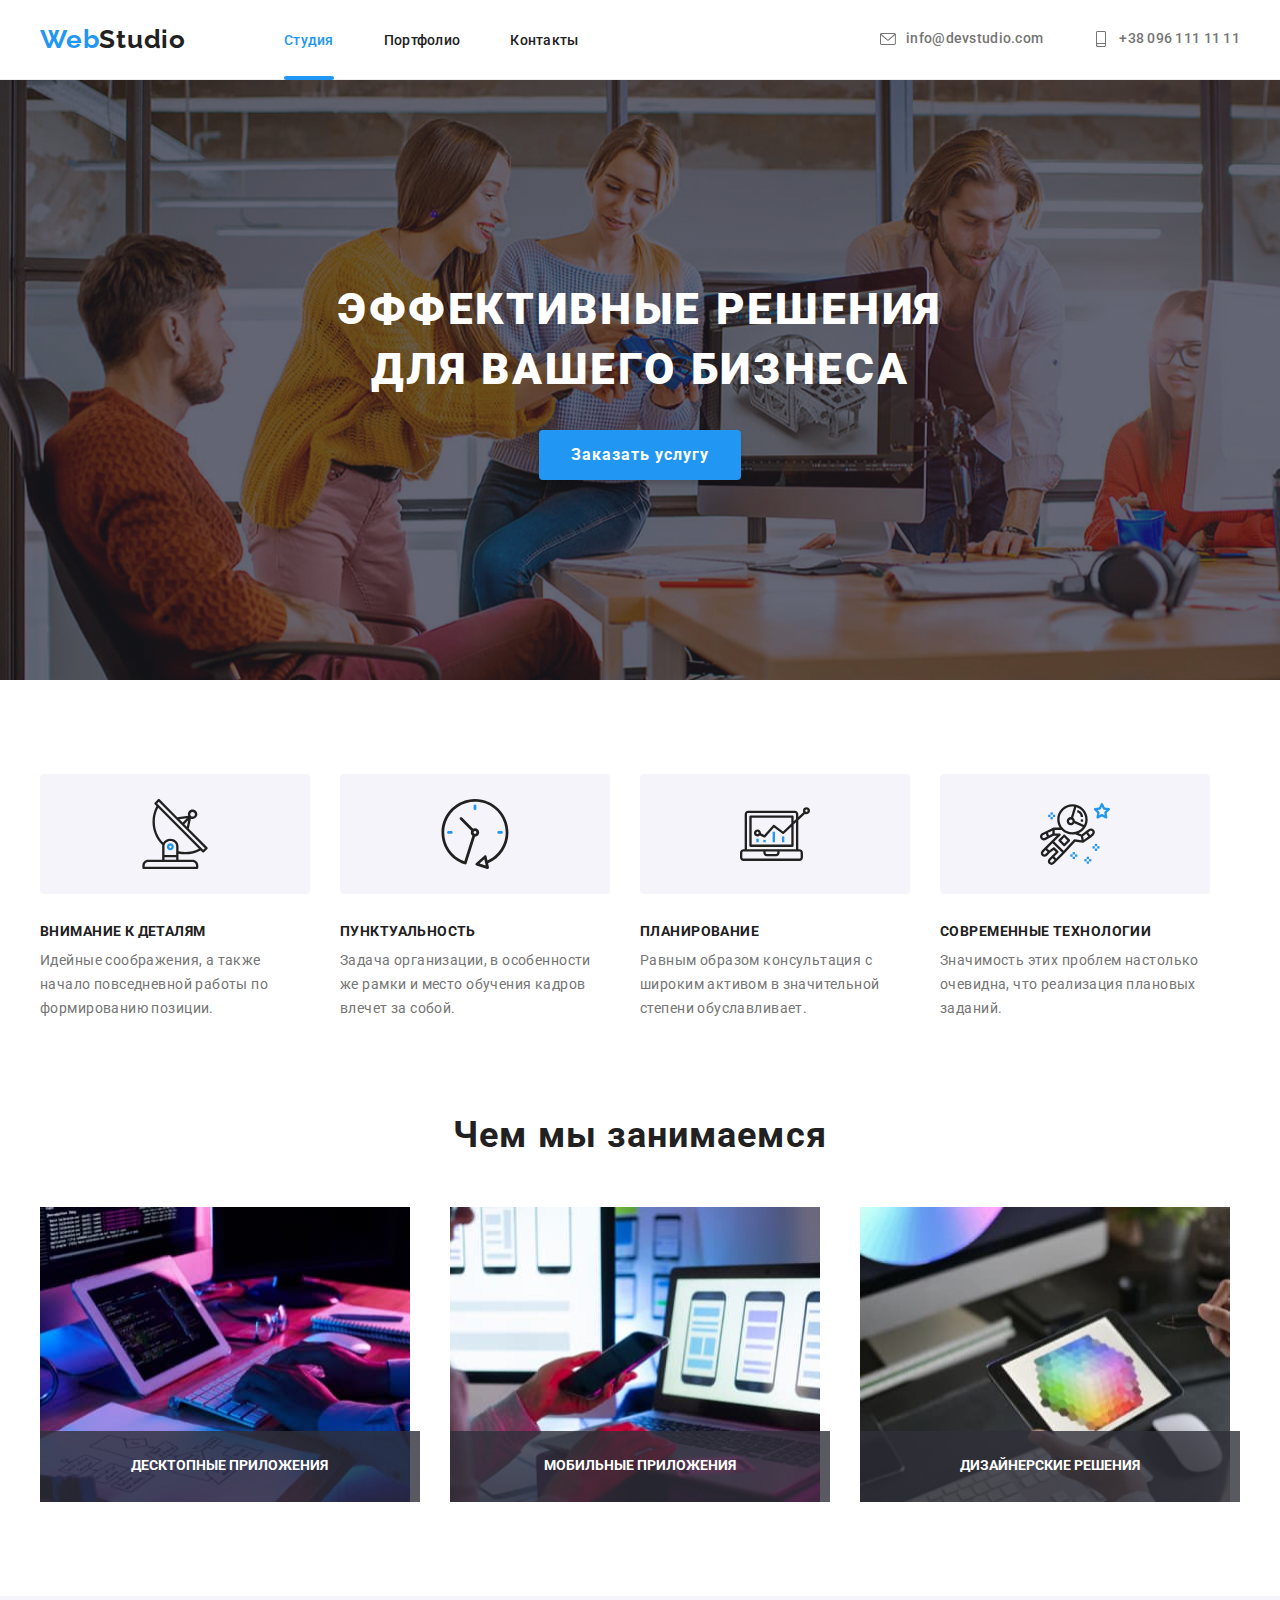
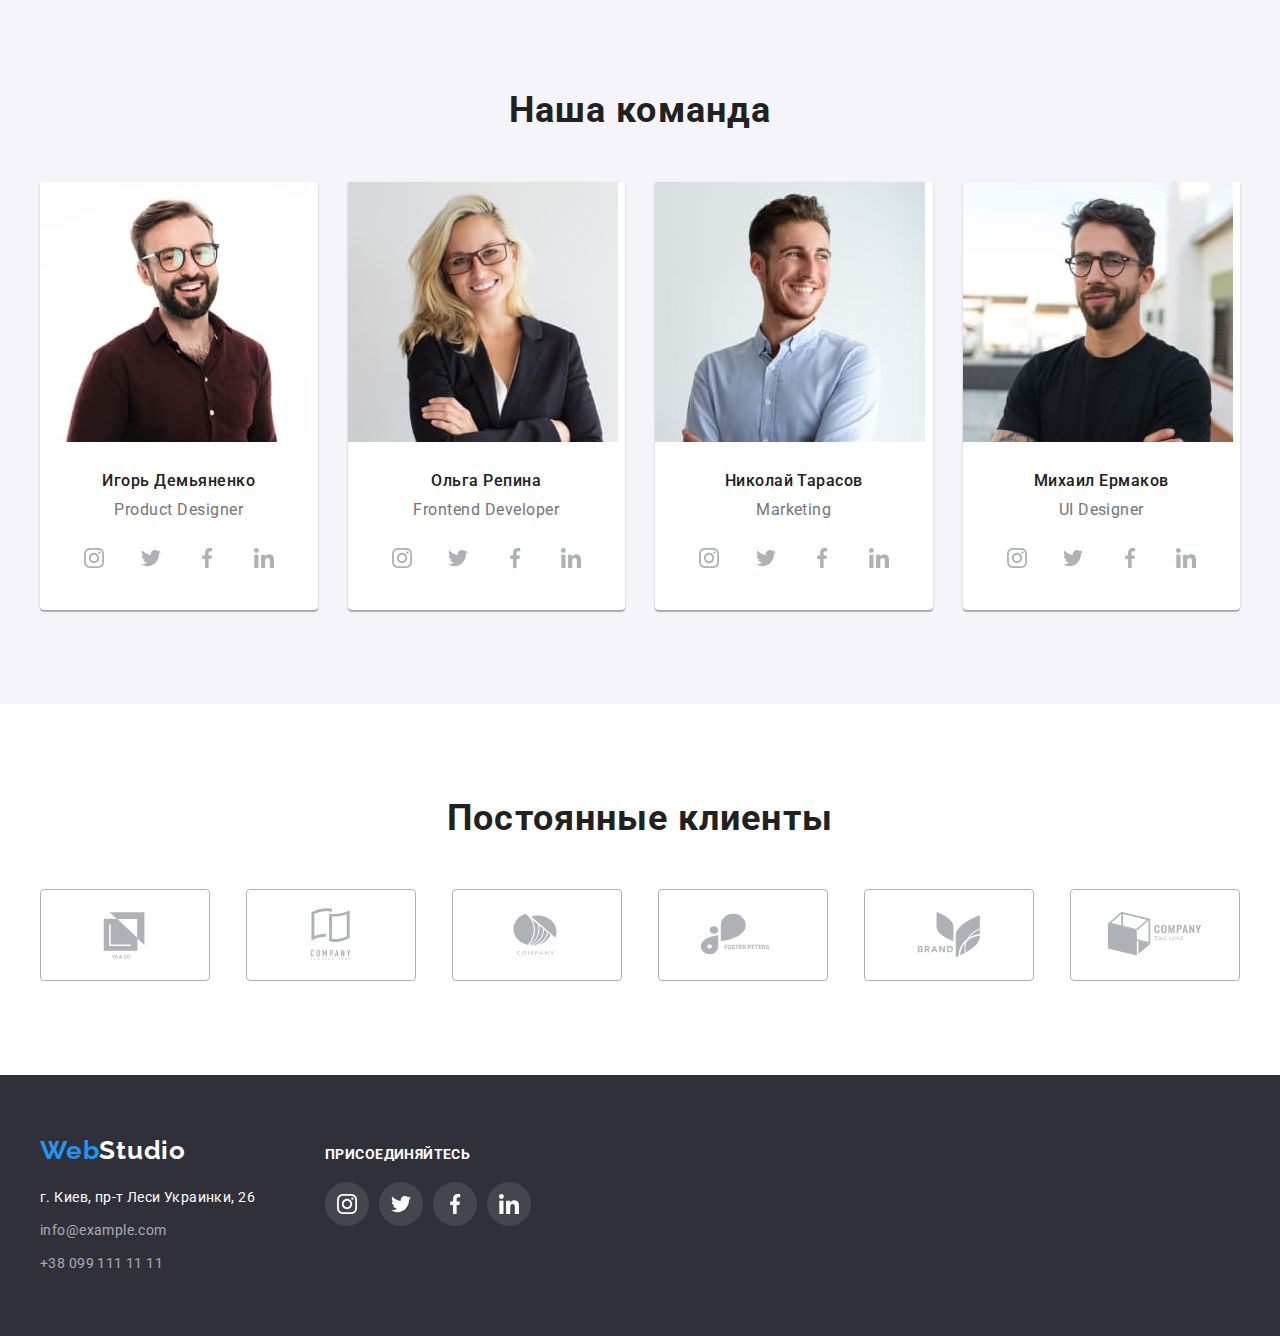
<file: index.html>
<!DOCTYPE html>
<html lang="ru">
  <head>
    <meta charset="UTF-8" />
    <meta http-equiv="X-UA-Compatible" content="IE=edge" />
    <meta name="viewport" content="width=device-width, initial-scale=1.0" />
    <title>Студия</title>
    <link
      rel="stylesheet"
      href="https://cdnjs.cloudflare.com/ajax/libs/modern-normalize/1.0.0/modern-normalize.min.css"
      integrity="sha512-ISS7cAi1PEhQ8jnbJpJZMd29NlhNj4AWYyLOSp2CE/CsHxTCu+r+t0D2yoJudVrd0/8fTVPUVDzY5Tvli75u/g=="
      crossorigin="anonymous"
    />
    <link
      href="https://fonts.googleapis.com/css2?family=Raleway:wght@700&family=Roboto:wght@400;500;700;900&display=swap"
      rel="stylesheet"
    />
    <link rel="preconnect" href="https://fonts.gstatic.com" />
    <link rel="stylesheet" href="./css/styles.css" />
  </head>

  <body>
    <header class="header">
      <div class="container header-container">
        <nav class="navigation">
          <a class="logo-title list" href="./index.html" lang="en"
            >Web<span class="logo-title-header">Studio</span></a
          >
          <ul class="site-navigation-list list">
            <li class="site-navigation-item">
              <a class="navigation-link list current" href="./index.html"
                >Студия</a
              >
            </li>
            <li class="site-navigation-item">
              <a class="navigation-link list" href="./portfolio.html"
                >Портфолио</a
              >
            </li>
            <li class="site-navigation-item">
              <a class="navigation-link list" href="">Контакты</a>
            </li>
          </ul>
        </nav>

        <ul class="adres-phone-list list">
          <li class="site-navigation-item">
            <a class="navigation-adres list" href="mailto:info@devstudio.com">
              <svg class="adres-phone-list-icon">
                <use href="./images/sprite.svg#icon-envelope"></use>
              </svg>
              info@devstudio.com</a
            >
          </li>
          <li class="navigation-item">
            <a class="tel-link list" href="tel:+380961111111"
              ><svg class="adres-phone-list-icon">
                <use href="./images/sprite.svg#icon-smartphone"></use>
              </svg>
              +38 096 111 11 11
            </a>
          </li>
        </ul>
      </div>
    </header>
    <main>
      <!-- hero section -->
      <section class="hero-section">
        <div class="container hero-section-container">
          <h1 class="hero-title">
            Эффективные решения <br />
            для вашего бизнеса
          </h1>
          <button class="main-screen-button" data-modal-open type="button">
            Заказать услугу
          </button>
        </div>
      </section>
      <!-- features section -->
      <section class="features-section">
        <div class="features-section-container container">
          <h2 class="visually-hidden">Особенности</h2>
          <ul class="features-list list">
            <li class="features-list-item">
              <div class="features-image-background">
                <svg class="features-image">
                  <use href="./images/sprite.svg#icon-antenna"></use>
                </svg>
              </div>
              <h3 class="features-list-title">Внимание к деталям</h3>
              <p class="features-list-description">
                Идейные соображения, а также начало повседневной работы по
                формированию позиции.
              </p>
            </li>
            <li class="features-list-item">
              <div class="features-image-background">
                <svg class="features-image">
                  <use href="./images/sprite.svg#icon-clock"></use>
                </svg>
              </div>
              <h3 class="features-list-title">Пунктуальность</h3>
              <p class="features-list-description">
                Задача организации, в особенности же рамки и место обучения
                кадров влечет за собой.
              </p>
            </li>
            <li class="features-list-item">
              <div class="features-image-background">
                <svg class="features-image">
                  <use href="./images/sprite.svg#icon-diagram"></use>
                </svg>
              </div>
              <h3 class="features-list-title">Планирование</h3>
              <p class="features-list-description">
                Равным образом консультация с широким активом в значительной
                степени обуславливает.
              </p>
            </li>
            <li class="features-list-item">
              <div class="features-image-background">
                <svg class="features-image">
                  <use href="./images/sprite.svg#icon-astronaut"></use>
                </svg>
              </div>
              <h3 class="features-list-title">Современные технологии</h3>
              <p class="features-list-description">
                Значимость этих проблем настолько очевидна, что реализация
                плановых заданий.
              </p>
            </li>
          </ul>
        </div>
      </section>
      <!-- what we do section -->
      <section class="what-we-do-section">
        <div class="container what-we-do-container">
          <h2 class="what-we-do-section-title section-title">
            Чем мы занимаемся
          </h2>
          <ul class="what-we-do-list list">
            <li class="what-we-do-list-item">
              <img
                src="./images/what_we_do/box1.jpg"
                alt="разработка кода"
                width="370"
                height="295"
              />
              <p class="what-we-do-list-text">Десктопные приложения</p>
            </li>
            <li class="what-we-do-list-item">
              <img
                src="./images/what_we_do/box2.jpg"
                alt="разработка мобильного приложения"
                width="370"
                height="295"
              />
              <p class="what-we-do-list-text">Мобильные приложения</p>
            </li>
            <li class="what-we-do-list-item">
              <img
                src="./images/what_we_do/box3.jpg"
                alt="разработка графического дизайна"
                width="370"
                height="295"
              />
              <p class="what-we-do-list-text">Дизайнерские решения</p>
            </li>
          </ul>
        </div>
      </section>
      <!-- our team section -->
      <section class="our-team-section">
        <div class="container our-team-section-container">
          <h2 class="section-title our-team-section-title">Наша команда</h2>
          <ul class="our-team-list list">
            <li class="our-team-list-item">
              <img
                src="./images/our_team/img.jpg"
                alt="Игорь Демьяненко"
                width="270"
                height="260"
              />
              <div class="our-team-poster-text">
                <h3 class="our-team-poster-title">Игорь Демьяненко</h3>
                <p class="our-team-poster-description" lang="en">
                  Product Designer
                </p>
                <ul class="social-list list">
                  <li class="social-list-item">
                    <a href="" class="social-list-link list">
                      <svg class="social-list-icon">
                        <use href="./images/sprite.svg#icon-instagram-1"></use>
                      </svg>
                    </a>
                  </li>
                  <li class="social-list-item">
                    <a href="" class="social-list-link list">
                      <svg class="social-list-icon">
                        <use href="./images/sprite.svg#icon-twitter-1"></use>
                      </svg>
                    </a>
                  </li>
                  <li class="social-list-item">
                    <a href="" class="social-list-link list">
                      <svg class="social-list-icon">
                        <use href="./images/sprite.svg#icon-facebook-1"></use>
                      </svg>
                    </a>
                  </li>
                  <li class="social-list-item">
                    <a href="" class="social-list-link list">
                      <svg class="social-list-icon">
                        <use href="./images/sprite.svg#icon-linkedin-1"></use>
                      </svg>
                    </a>
                  </li>
                </ul>
              </div>
            </li>
            <li class="our-team-list-item">
              <img
                src="./images/our_team/img-1.jpg"
                alt="Ольга Репина"
                width="270"
                height="260"
              />
              <div class="our-team-poster-text">
                <h3 class="our-team-poster-title">Ольга Репина</h3>
                <p class="our-team-poster-description" lang="en">
                  Frontend Developer
                </p>
                <ul class="social-list list">
                  <li class="social-list-item">
                    <a href="" class="social-list-link list">
                      <svg class="social-list-icon">
                        <use href="./images/sprite.svg#icon-instagram-1"></use>
                      </svg>
                    </a>
                  </li>
                  <li class="social-list-item">
                    <a href="" class="social-list-link list">
                      <svg class="social-list-icon">
                        <use href="./images/sprite.svg#icon-twitter-1"></use>
                      </svg>
                    </a>
                  </li>
                  <li class="social-list-item">
                    <a href="" class="social-list-link list">
                      <svg class="social-list-icon">
                        <use href="./images/sprite.svg#icon-facebook-1"></use>
                      </svg>
                    </a>
                  </li>
                  <li class="social-list-item">
                    <a href="" class="social-list-link list">
                      <svg class="social-list-icon">
                        <use href="./images/sprite.svg#icon-linkedin-1"></use>
                      </svg>
                    </a>
                  </li>
                </ul>
              </div>
            </li>
            <li class="our-team-list-item">
              <img
                src="./images/our_team/img-2.jpg"
                alt="Николай Тарасов"
                width="270"
                height="260"
              />
              <div class="our-team-poster-text">
                <h3 class="our-team-poster-title">Николай Тарасов</h3>
                <p class="our-team-poster-description" lang="en">Marketing</p>
                <ul class="social-list list">
                  <li class="social-list-item">
                    <a href="" class="social-list-link list">
                      <svg class="social-list-icon">
                        <use href="./images/sprite.svg#icon-instagram-1"></use>
                      </svg>
                    </a>
                  </li>
                  <li class="social-list-item">
                    <a href="" class="social-list-link list">
                      <svg class="social-list-icon">
                        <use href="./images/sprite.svg#icon-twitter-1"></use>
                      </svg>
                    </a>
                  </li>
                  <li class="social-list-item">
                    <a href="" class="social-list-link list">
                      <svg class="social-list-icon">
                        <use href="./images/sprite.svg#icon-facebook-1"></use>
                      </svg>
                    </a>
                  </li>
                  <li class="social-list-item">
                    <a href="" class="social-list-link list">
                      <svg class="social-list-icon">
                        <use href="./images/sprite.svg#icon-linkedin-1"></use>
                      </svg>
                    </a>
                  </li>
                </ul>
              </div>
            </li>
            <li class="our-team-list-item">
              <img
                src="./images/our_team/img-3.jpg"
                alt="Михаил Ермаков"
                width="270"
                height="260"
              />
              <div class="our-team-poster-text">
                <h3 class="our-team-poster-title">Михаил Ермаков</h3>
                <p class="our-team-poster-description" lang="en">UI Designer</p>
                <ul class="social-list list">
                  <li class="social-list-item">
                    <a href="" class="social-list-link list">
                      <svg class="social-list-icon">
                        <use href="./images/sprite.svg#icon-instagram-1"></use>
                      </svg>
                    </a>
                  </li>
                  <li class="social-list-item">
                    <a href="" class="social-list-link list">
                      <svg class="social-list-icon">
                        <use href="./images/sprite.svg#icon-twitter-1"></use>
                      </svg>
                    </a>
                  </li>
                  <li class="social-list-item">
                    <a href="" class="social-list-link list">
                      <svg class="social-list-icon">
                        <use href="./images/sprite.svg#icon-facebook-1"></use>
                      </svg>
                    </a>
                  </li>
                  <li class="social-list-item">
                    <a href="" class="social-list-link list">
                      <svg class="social-list-icon">
                        <use href="./images/sprite.svg#icon-linkedin-1"></use>
                      </svg>
                    </a>
                  </li>
                </ul>
              </div>
            </li>
          </ul>
        </div>
      </section>
      <!-- client-section -->
      <section class="client-section">
        <div class="container">
          <h2 class="section-title client-list-title">Постоянные клиенты</h2>
          <ul class="client-list list">
            <li class="client-list-item">
              <a href="" class="client-list-link">
                <svg class="client-list-icon">
                  <use href="./images/sprite.svg#icon-logo-1"></use>
                </svg>
              </a>
            </li>
            <li class="client-list-item">
              <a href="" class="client-list-link list">
                <svg class="client-list-icon">
                  <use href="./images/sprite.svg#icon-logo-2"></use>
                </svg>
              </a>
            </li>
            <li class="client-list-item">
              <a href="" class="client-list-link">
                <svg class="client-list-icon">
                  <use href="./images/sprite.svg#icon-logo-3"></use>
                </svg>
              </a>
            </li>
            <li class="client-list-item">
              <a href="" class="client-list-link">
                <svg class="client-list-icon">
                  <use href="./images/sprite.svg#icon-logo-4"></use>
                </svg>
              </a>
            </li>
            <li class="client-list-item">
              <a href="" class="client-list-link">
                <svg class="client-list-icon">
                  <use href="./images/sprite.svg#icon-logo-5"></use>
                </svg>
              </a>
            </li>
            <li class="client-list-item">
              <a href="" class="client-list-link">
                <svg class="client-list-icon">
                  <use href="./images/sprite.svg#icon-logo-6"></use>
                </svg>
              </a>
            </li>
          </ul>
        </div>
      </section>
    </main>
    <footer class="footer">
      <div class="container footer-container">
        <div class="footer-logo-adres-container">
          <a class="logo-title list" href="./index.html" lang="en"
            >Web<span class="logo-title-footer">Studio</span></a
          >
          <address class="footer-adres-container">
            <ul class="footer-adres-list list">
              <li class="footer-adres-list-item">
                <a
                  class="footer-adres list"
                  href="https://goo.gl/maps/QxiGyejdrmaWkH7TA"
                  target="_blank"
                  rel="noopener noreferrer"
                  >г. Киев, пр-т Леси Украинки, 26
                </a>
              </li>
              <li class="footer-adres-list-item">
                <a class="footer-email list" href="mailto:info@example.com"
                  >info@example.com</a
                >
              </li>
              <li class="footer-adres-list-item">
                <a class="footer-tel list" href="tel:+380991111111"
                  >+38 099 111 11 11</a
                >
              </li>
            </ul>
          </address>
        </div>
        <div class="footer-social-list-container">
          <h3 class="footer-social-list-title">ПРИСОЕДИНЯЙТЕСЬ</h3>
          <ul class="footer-social-list list">
            <li class="footer-social-list-item">
              <a class="footer-social-list-link list" href="">
                <svg class="footer-social-list-icon">
                  <use href="./images/sprite.svg#icon-instagram-1"></use>
                </svg>
              </a>
            </li>
            <li class="footer-social-list-item">
              <a class="footer-social-list-link list" href="">
                <svg class="footer-social-list-icon">
                  <use href="./images/sprite.svg#icon-twitter-1"></use>
                </svg>
              </a>
            </li>
            <li class="footer-social-list-item">
              <a class="footer-social-list-link list" href="">
                <svg class="footer-social-list-icon">
                  <use href="./images/sprite.svg#icon-facebook-1"></use>
                </svg>
              </a>
            </li>
            <li class="footer-social-list-item">
              <a class="footer-social-list-link list" href="">
                <svg class="footer-social-list-icon">
                  <use href="./images/sprite.svg#icon-linkedin-1"></use>
                </svg>
              </a>
            </li>
          </ul>
        </div>
      </div>
    </footer>

    <div class="backdrop is-hidden" data-modal>
      <div class="modal">
        <button class="modal-close-btn" data-modal-close type="button">
          <svg class="modal-close-btn-icon">
            <use href="./images/sprite.svg#icon-close-black"></use>
          </svg>
        </button>
      </div>
    </div>

    <script src="./js/modal.js"></script>
  </body>
</html>
</file>
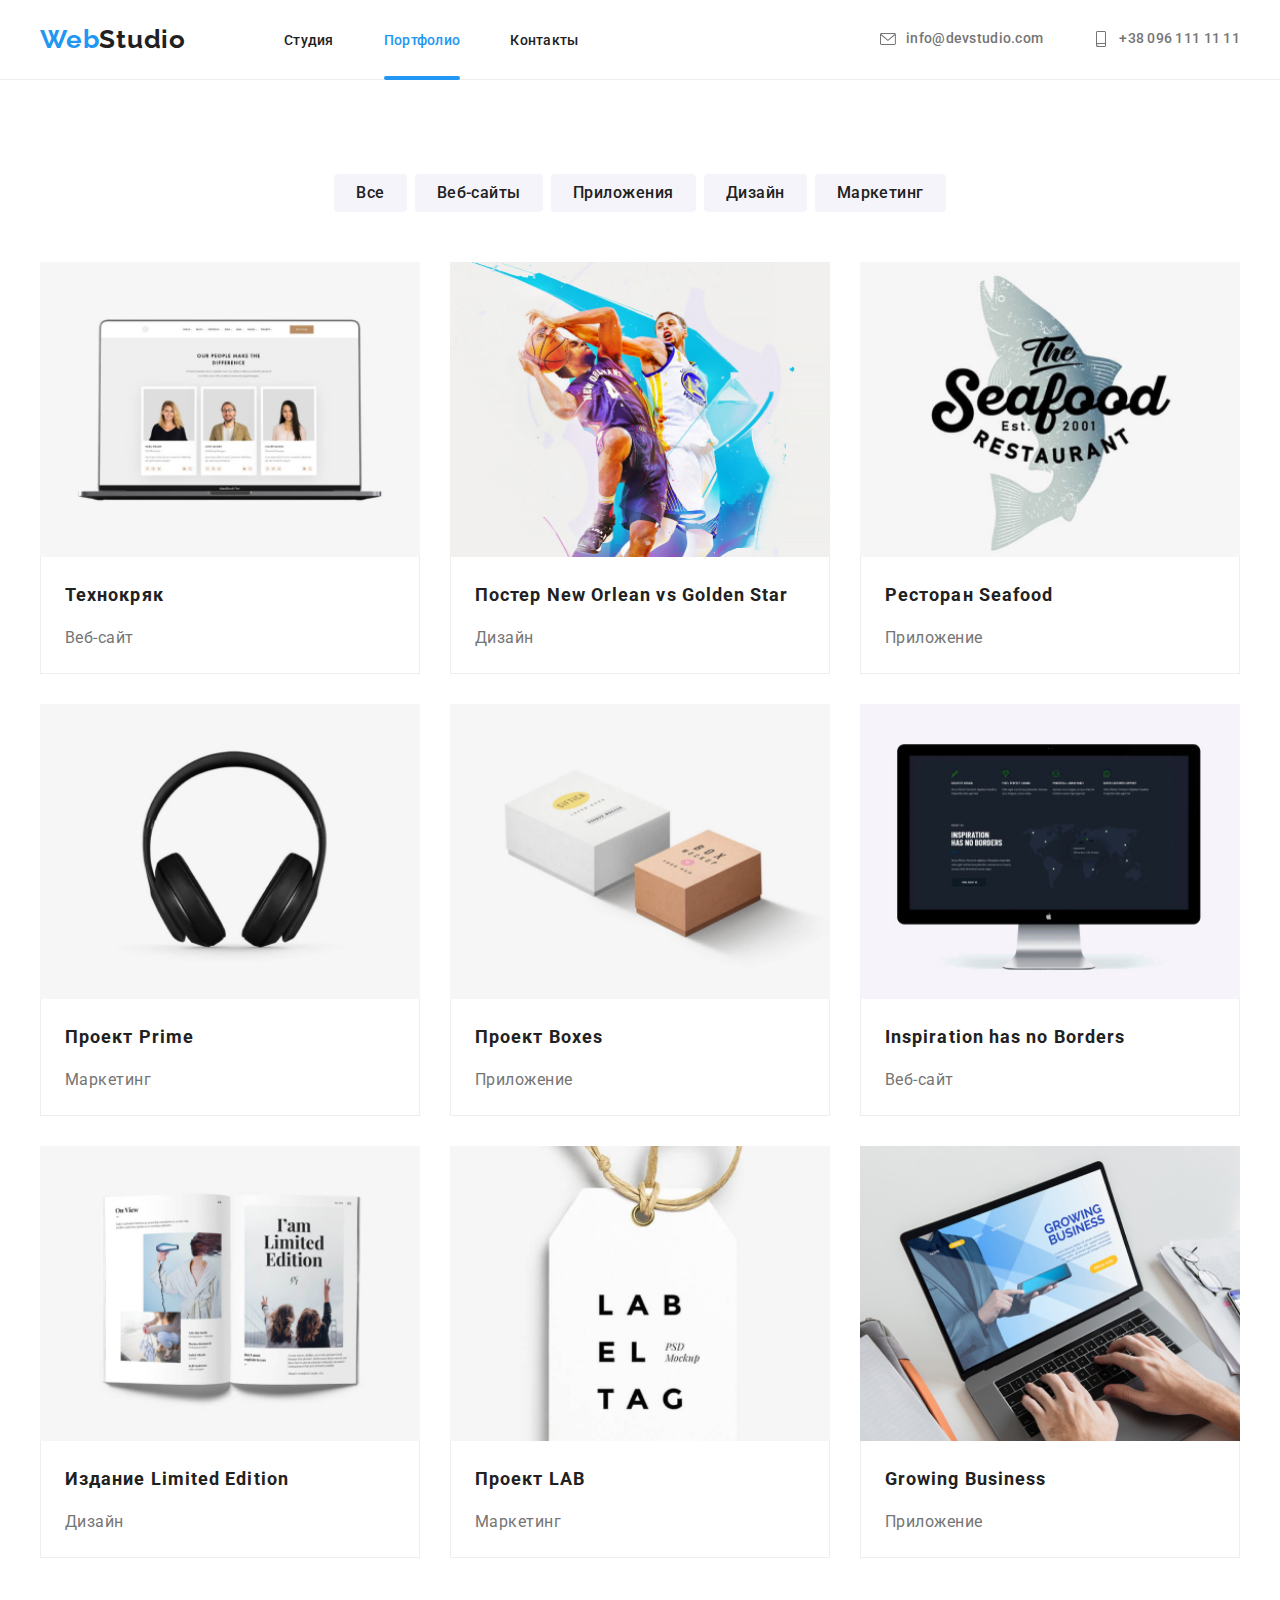
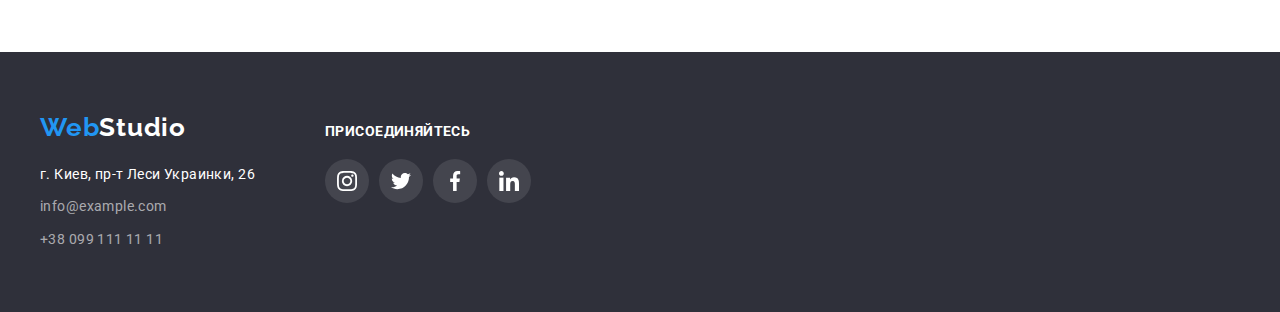
<file: portfolio.html>
<!DOCTYPE html>
<html lang="ru">
  <head>
    <meta charset="UTF-8" />
    <meta http-equiv="X-UA-Compatible" content="IE=edge" />
    <meta name="viewport" content="width=device-width, initial-scale=1.0" />
    <title>Портфолио</title>
    <link rel="preconnect" href="https://fonts.gstatic.com" />
    <link
      href="https://fonts.googleapis.com/css2?family=Raleway:wght@700&family=Roboto:wght@400;500;700;900&display=swap"
      rel="stylesheet"
    />
    <link rel="stylesheet" href="./css/styles.css" />
  </head>
  <body>
    <header class="header">
      <div class="container header-container">
        <nav class="navigation">
          <a class="logo-title list" href="./index.html" lang="en"
            >Web<span class="logo-title-header">Studio</span></a
          >
          <ul class="site-navigation-list list">
            <li class="site-navigation-item">
              <a class="navigation-link list" href="./index.html">Студия</a>
            </li>
            <li class="site-navigation-item">
              <a class="navigation-link list current" href="./portfolio.html"
                >Портфолио</a
              >
            </li>
            <li class="site-navigation-item">
              <a class="navigation-link list" href="">Контакты</a>
            </li>
          </ul>
        </nav>

        <ul class="adres-phone-list list">
          <li class="site-navigation-item">
            <a class="navigation-adres list" href="mailto:info@devstudio.com">
              <svg class="adres-phone-list-icon">
                <use href="./images/sprite.svg#icon-envelope"></use>
              </svg>
              info@devstudio.com</a
            >
          </li>
          <li class="navigation-item">
            <a class="tel-link list" href="tel:+380961111111"
              ><svg class="adres-phone-list-icon">
                <use href="./images/sprite.svg#icon-smartphone"></use>
              </svg>
              +38 096 111 11 11
            </a>
          </li>
        </ul>
      </div>
    </header>
    <main>
      <section class="portfolio-section">
        <div class="portfolio-container container">
          <h2 class="visually-hidden">Портфолио</h2>
          <ul class="portfolio-page-button-list">
            <li class="list portfolio-page-button-list-item">
              <button class="portfolio-page-button button-one" type="button">
                Все
              </button>
            </li>
            <li class="list portfolio-page-button-list-item">
              <button class="portfolio-page-button button-two" type="button">
                Веб-сайты
              </button>
            </li>
            <li class="list portfolio-page-button-list-item">
              <button class="portfolio-page-button button-three" type="button">
                Приложения
              </button>
            </li>
            <li class="list portfolio-page-button-list-item">
              <button class="portfolio-page-button button-four" type="button">
                Дизайн
              </button>
            </li>
            <li class="list portfolio-page-button-list-item">
              <button class="portfolio-page-button button-five" type="button">
                Маркетинг
              </button>
            </li>
          </ul>
          <ul class="portfolio-img-list">
            <li class="list portfolio-img-list-item">
              <a class="portfolio-link list" href="">
                <div class="portfolio-img-wrapper">
                  <img
                    src="./images/portfolio/img.jpg"
                    alt="ноутбук"
                    width="380"
                    height="295"
                  />
                  <p class="overlay">
                    Технокряк это современная площадка распространения
                    коронавируса. Компании используют эту платформу для
                    цифрового шпионажа и атак на защищённые сервера конкурентов.
                  </p>
                </div>
                <div class="portfolio-poster-text">
                  <h3 class="portfolio-poster-title">Технокряк</h3>
                  <p class="portfolio-poster-discription">Веб-сайт</p>
                </div>
              </a>
            </li>
            <li class="list portfolio-img-list-item">
              <a href="" class="portfolio-link list">
                <div class="portfolio-img-wrapper">
                  <img
                    src="./images/portfolio/img-1.jpg"
                    alt="ноутбук"
                    width="380"
                    height="295"
                  />
                  <p class="overlay">
                    Технокряк это современная площадка распространения
                    коронавируса. Компании используют эту платформу для
                    цифрового шпионажа и атак на защищённые сервера конкурентов.
                  </p>
                </div>
                <div class="portfolio-poster-text">
                  <h3 class="portfolio-poster-title">
                    Постер New Orlean vs Golden Star
                  </h3>
                  <p class="portfolio-poster-discription">Дизайн</p>
                </div>
              </a>
            </li>
            <li class="list portfolio-img-list-item">
              <a href="" class="portfolio-link list">
                <div class="portfolio-img-wrapper">
                  <img
                    src="./images/portfolio/img-2.jpg"
                    alt="ноутбук"
                    width="380"
                    height="295"
                  />
                  <p class="overlay">
                    Технокряк это современная площадка распространения
                    коронавируса. Компании используют эту платформу для
                    цифрового шпионажа и атак на защищённые сервера конкурентов.
                  </p>
                </div>
                <div class="portfolio-poster-text">
                  <h3 class="portfolio-poster-title">Ресторан Seafood</h3>
                  <p class="portfolio-poster-discription">Приложение</p>
                </div>
              </a>
            </li>
            <li class="list portfolio-img-list-item">
              <a href="" class="portfolio-link list">
                <div class="portfolio-img-wrapper">
                  <img
                    src="./images/portfolio/img-3.jpg"
                    alt="ноутбук"
                    width="380"
                    height="295"
                  />
                  <p class="overlay">
                    Технокряк это современная площадка распространения
                    коронавируса. Компании используют эту платформу для
                    цифрового шпионажа и атак на защищённые сервера конкурентов.
                  </p>
                </div>
                <div class="portfolio-poster-text">
                  <h3 class="portfolio-poster-title">Проект Prime</h3>
                  <p class="portfolio-poster-discription">Маркетинг</p>
                </div>
              </a>
            </li>
            <li class="list portfolio-img-list-item">
              <a href="" class="portfolio-link list">
                <div class="portfolio-img-wrapper">
                  <img
                    src="./images/portfolio/img-4.jpg"
                    alt="ноутбук"
                    width="380"
                    height="295"
                  />
                  <p class="overlay">
                    Технокряк это современная площадка распространения
                    коронавируса. Компании используют эту платформу для
                    цифрового шпионажа и атак на защищённые сервера конкурентов.
                  </p>
                </div>
                <div class="portfolio-poster-text">
                  <h3 class="portfolio-poster-title">Проект Boxes</h3>
                  <p class="portfolio-poster-discription">Приложение</p>
                </div>
              </a>
            </li>
            <li class="list portfolio-img-list-item">
              <a href="" class="portfolio-link list">
                <div class="portfolio-img-wrapper">
                  <img
                    src="./images/portfolio/img-5.jpg"
                    alt="ноутбук"
                    width="380"
                    height="295"
                  />
                  <p class="overlay">
                    Технокряк это современная площадка распространения
                    коронавируса. Компании используют эту платформу для
                    цифрового шпионажа и атак на защищённые сервера конкурентов.
                  </p>
                </div>
                <div class="portfolio-poster-text">
                  <h3 class="portfolio-poster-title">
                    Inspiration has no Borders
                  </h3>
                  <p class="portfolio-poster-discription">Веб-сайт</p>
                </div>
              </a>
            </li>
            <li class="list portfolio-img-list-item">
              <a href="" class="portfolio-link list">
                <div class="portfolio-img-wrapper">
                  <img
                    src="./images/portfolio/img-6.jpg"
                    alt="ноутбук"
                    width="380"
                    height="295"
                  />
                  <p class="overlay">
                    Технокряк это современная площадка распространения
                    коронавируса. Компании используют эту платформу для
                    цифрового шпионажа и атак на защищённые сервера конкурентов.
                  </p>
                </div>
                <div class="portfolio-poster-text">
                  <h3 class="portfolio-poster-title">
                    Издание Limited Edition
                  </h3>
                  <p class="portfolio-poster-discription">Дизайн</p>
                </div>
              </a>
            </li>
            <li class="list portfolio-img-list-item">
              <a href="" class="portfolio-link list">
                <div class="portfolio-img-wrapper">
                  <img
                    src="./images/portfolio/img-7.jpg"
                    alt="ноутбук"
                    width="380"
                    height="295"
                  />
                  <p class="overlay">
                    Технокряк это современная площадка распространения
                    коронавируса. Компании используют эту платформу для
                    цифрового шпионажа и атак на защищённые сервера конкурентов.
                  </p>
                </div>
                <div class="portfolio-poster-text">
                  <h3 class="portfolio-poster-title">Проект LAB</h3>
                  <p class="portfolio-poster-discription">Маркетинг</p>
                </div>
              </a>
            </li>
            <li class="list portfolio-img-list-item">
              <a href="" class="portfolio-link list">
                <div class="portfolio-img-wrapper">
                  <img
                    src="./images/portfolio/img-8.jpg"
                    alt="ноутбук"
                    width="380"
                    height="295"
                  />
                  <p class="overlay">
                    Технокряк это современная площадка распространения
                    коронавируса. Компании используют эту платформу для
                    цифрового шпионажа и атак на защищённые сервера конкурентов.
                  </p>
                </div>
                <div class="portfolio-poster-text">
                  <h3 class="portfolio-poster-title">Growing Business</h3>
                  <p class="portfolio-poster-discription">Приложение</p>
                </div>
              </a>
            </li>
          </ul>
        </div>
      </section>
    </main>
    <footer class="footer">
      <div class="container footer-container">
        <div class="footer-logo-adres-container">
          <a class="logo-title list" href="./index.html" lang="en"
            >Web<span class="logo-title-footer">Studio</span></a
          >
          <address class="footer-adres-container">
            <ul class="footer-adres-list list">
              <li class="footer-adres-list-item">
                <a
                  class="footer-adres list"
                  href="https://goo.gl/maps/QxiGyejdrmaWkH7TA"
                  target="_blank"
                  rel="noopener noreferrer"
                  >г. Киев, пр-т Леси Украинки, 26
                </a>
              </li>
              <li class="footer-adres-list-item">
                <a class="footer-email list" href="mailto:info@example.com"
                  >info@example.com</a
                >
              </li>
              <li class="footer-adres-list-item">
                <a class="footer-tel list" href="tel:+380991111111"
                  >+38 099 111 11 11</a
                >
              </li>
            </ul>
          </address>
        </div>
        <div class="footer-social-list-container">
          <h3 class="footer-social-list-title">ПРИСОЕДИНЯЙТЕСЬ</h3>
          <ul class="footer-social-list list">
            <li class="footer-social-list-item">
              <a class="footer-social-list-link list" href="">
                <svg class="footer-social-list-icon">
                  <use href="./images/sprite.svg#icon-instagram-1"></use>
                </svg>
              </a>
            </li>
            <li class="footer-social-list-item">
              <a class="footer-social-list-link list" href="">
                <svg class="footer-social-list-icon">
                  <use href="./images/sprite.svg#icon-twitter-1"></use>
                </svg>
              </a>
            </li>
            <li class="footer-social-list-item">
              <a class="footer-social-list-link list" href="">
                <svg class="footer-social-list-icon">
                  <use href="./images/sprite.svg#icon-facebook-1"></use>
                </svg>
              </a>
            </li>
            <li class="footer-social-list-item">
              <a class="footer-social-list-link list" href="">
                <svg class="footer-social-list-icon">
                  <use href="./images/sprite.svg#icon-linkedin-1"></use>
                </svg>
              </a>
            </li>
          </ul>
        </div>
      </div>
    </footer>
  </body>
</html>
</file>
<file: css/styles.css>
:root {
  --accent-color: #2196f3;
  --page-main-color: #2f303a;
  --page-secondary-color: #f5f4fa;
  --page-navigation-text-color: #212121;
  --main-title-text-color: #ffffff;
  --description-text-color: #757575;
  --footer-color: #2f303a;
  --section-title: #212121;
  --poster-title: #212121;
  --navigation-link: #757575;
  --our-team-poster-description-background-color: #ffffff;
  --footer-accent-color: #ffffff;
  --footer-social-list-link-bg: rgba(255, 255, 255, 0.1);
  --backdrop-color: rgba(0, 0, 0, 0.2);
  --modal-close-btn-border: rgba(0, 0, 0, 0.1);
}

h1,
h2,
h3,
h4,
h5,
h6,
p {
  margin-top: 0;
  margin-bottom: 0;
}

ol,
ul {
  margin-top: 0;
  margin-bottom: 0;
  padding-left: 0;
}

.list {
  list-style: none;
}

.list {
  text-decoration: none;
}

img {
  display: block;
}

body {
  margin: 0;
  font-family: "Roboto", sans-serif;
  color: #212121;
}

.navigation-adres:hover,
.navigation-adres:focus,
.navigation-link:hover,
.navigation-link:focus,
.tel-link:hover,
.tel-link:focus {
  color: var(--accent-color);
}

/* .adres-phone-list-icon:focus,
.adres-phone-list-icon:hover {
  fill: var(--accent-color);
} */

.header {
  border-bottom: 1px solid #eeeeee;
  padding: 24px 0;
}

.navigation {
  display: flex;
  align-items: center;
}

.section-title {
  font-style: normal;
  font-weight: bold;
  font-size: 36px;
  line-height: 1.16;
  text-align: center;
  letter-spacing: 0.03em;
  color: var(--section-title);
}

.container {
  width: 1200px;
  padding-left: 15px;
  padding-right: 15px;
  margin: 0 auto;
}

.visually-hidden {
  position: absolute;
  width: 1px;
  height: 1px;
  margin: -1px;
  border: 0;
  padding: 0;

  white-space: nowrap;
  clip-path: inset(100%);
  clip: rect(0 0 0 0);
  overflow: hidden;
}

.social-list {
  display: flex;
  justify-content: space-between;
}

.social-list-link {
  display: flex;
  align-items: center;
  justify-content: center;
  width: 44px;
  height: 44px;
  background-color: #ffffff;
  border-radius: 50%;
  transition: background-color 250ms linear;
}

.social-list-link:focus,
.social-list-link:hover {
  background-color: var(--accent-color);
}

.social-list-icon {
  width: 20px;
  height: 20px;
  fill: #afb1b8;
  transition: fill 250ms linear;
}

.social-list-link:focus .social-list-icon,
.social-list-link:hover .social-list-icon {
  fill: #ffffff;
}

/* ===============headr================ */

.header-container {
  display: flex;
  /* justify-content: space-between; */
  align-items: center;
}

.logo-title {
  /* margin-top: 24px;
  margin-bottom: 25px; */
  /* padding-top: 24px;
  padding-bottom: 25px; */

  font-family: "Raleway", sans-serif;
  font-weight: bold;
  font-size: 26px;
  line-height: 1.19;
  letter-spacing: 0.03em;
  color: var(--accent-color);
}

.logo-title-header {
  color: #212121;
}

.site-navigation-list {
  display: flex;
  margin-left: 98px;
}

.site-navigation-item {
}

.site-navigation-item:not(:last-child) {
  margin-right: 50px;
}

.navigation-link {
  padding-top: 32px;
  padding-bottom: 32px;
  font-weight: 500;
  font-size: 14px;
  line-height: 1.14;
  letter-spacing: 0.02em;
  color: var(--page-navigation-text-color);
  transition: color 250ms linear;
}

.current {
  color: var(--accent-color);
  position: relative;
}

.current::after {
  position: absolute;
  content: "";
  width: 100%;
  height: 4px;

  left: 0;
  bottom: 0;
  border-radius: 2px;
  background: var(--accent-color);
}

.adres-phone-list {
  display: flex;
  margin-left: auto;
}

.adres-phone-list-icon {
  /* display: flex;
  align-items: center;
  justify-content: center; */
  width: 16px;
  height: 16px;
  margin-right: 10px;
  fill: currentColor;
}

.tel-link {
  display: flex;
  align-items: center;
  padding-top: 5px;
  padding-bottom: 5px;
  font-weight: 500;
  font-size: 14px;
  line-height: 1.14;
  letter-spacing: 0.02em;
  color: var(--navigation-link);
  transition: color 250ms linear;
}

.navigation-adres {
  display: flex;
  align-items: center;
  padding-top: 5px;
  padding-bottom: 5px;
  font-weight: 500;
  font-size: 14px;
  line-height: 1.14;
  letter-spacing: 0.02em;
  color: var(--navigation-link);
  transition: color 250ms;
}
/* =========================end header====================== */

/* ========================hero section===================== */
.hero-section {
  /* left: 0px;
  top: 80px; */
  background: var(--page-main-color);
  text-align: center;
  padding: 200px 0;
  background-image: linear-gradient(
      rgba(47, 48, 58, 0.4),
      rgba(47, 48, 58, 0.4)
    ),
    url(../images/hero/hero-image.jpg);
  background-repeat: no-repeat;
  background-size: cover;
  max-width: 1600px;
  margin: 0 auto;
}

/* .hero-section-container {
  
} */

.hero-title {
  /* padding-top: 200px; */
  font-weight: 900;
  font-size: 44px;
  line-height: 1.36;
  text-align: center;
  letter-spacing: 0.06em;
  text-transform: uppercase;
  color: var(--main-title-text-color);
}

.main-screen-button {
  margin-top: 30px;
  padding: 10px 32px;
  box-shadow: 0px 4px 4px rgba(0, 0, 0, 0.15);
  border: 0;
  border-radius: 4px;
  background-color: var(--accent-color);
  cursor: pointer;
  font-family: inherit;
  font-weight: bold;
  font-size: 16px;
  line-height: 1.87;
  letter-spacing: 0.06em;
  color: var(--main-title-text-color);
}

/* .main-screen-button-text {
  position: absolute;
  width: 136px;
  height: 30px;
  left: 732px;
  top: 440px;
  font-family: Roboto;
  font-style: normal;
  font-weight: bold;
  font-size: 16px;
  line-height: 30px;
  display: flex;
  align-items: center;
  text-align: center;
  letter-spacing: 0.06em;
  color: white;
} */

/* ======================== end hero section===================== */

/* ========================features-section===================== */

.features-section {
  padding-top: 94px;
}

.features-section-container {
}

.features-list {
  display: flex;
  width: 270px;
}

.features-list-item:not(:last-child) {
  margin-right: 30px;
}

/* .features-section-title {
  width: 376px;
  height: 42px;
  left: 612px;
  top: 969px;
  font-family: Roboto;
  font-style: normal;
  font-weight: bold;
  font-size: 36px;
  line-height: 1.16;
  text-align: center;
  letter-spacing: 0.03em;
} */

.features-image-background {
  display: flex;
  align-items: center;
  justify-content: center;
  width: 270px;
  height: 120px;
  margin-bottom: 30px;

  background: #f5f4fa;
  border-radius: 4px;
}

.features-image {
  width: 70px;
  height: 70px;
}

.features-list-title {
  margin-bottom: 10px;
  font-style: normal;
  font-weight: bold;
  font-size: 14px;
  line-height: 1.14;
  letter-spacing: 0.03em;
  text-transform: uppercase;
}

.features-list-description {
  font-style: normal;
  font-weight: normal;
  font-size: 14px;
  line-height: 1.71;
  letter-spacing: 0.03em;
  color: var(--description-text-color);
}

/*======================== end features-section ===============================*/

/*======================== what-we-do-section ===============================*/
.what-we-do-section {
  padding-top: 94px;
  padding-bottom: 94px;
}

.what-we-do-container {
}

.what-we-do-section-title {
  margin-bottom: 50px;
}

.what-we-do-list {
  display: flex;
  flex-wrap: wrap;
  margin-left: -30px;
  margin-top: -30px;
}

.what-we-do-list-item {
  position: relative;
  margin-left: 30px;
  margin-top: 30px;
  flex-basis: calc((100% - 90px) / 3);
}

.what-we-do-list-dg {
}

.what-we-do-list-text {
  position: absolute;
  bottom: 0;
  left: 0;
  width: 100%;
  padding: 27px 0 28px 0;
  text-align: center;
  background: rgba(47, 48, 58, 0.8);

  font-weight: 700;
  font-size: 14px;
  line-height: 1.14;
  text-transform: uppercase;
  color: var(--main-title-text-color);
}

.what-we-do-img {
  display: row;
}

/*========================end what-we-do-section ===============================*/

/*========================our-team-section ===============================*/

.our-team-section {
  padding-top: 94px;
  padding-bottom: 94px;

  background: var(--page-secondary-color);
}

.our-team-section-container {
}

.our-team-section-title {
  margin-bottom: 50px;
}

.our-team-list {
  display: flex;
  flex-wrap: wrap;
  margin-left: -30px;
  margin-top: -30px;
}

.our-team-list-item {
  margin-left: 30px;
  margin-top: 30px;
  flex-basis: calc((100% - 120px) / 4);
  background: var(--our-team-poster-description-background-color);

  box-shadow: 0px 1px 3px rgba(0, 0, 0, 0.12), 0px 1px 1px rgba(0, 0, 0, 0.14),
    0px 2px 1px rgba(0, 0, 0, 0.2);
  border-radius: 0px 0px 4px 4px;
}

.our-team-poster-text {
  padding-top: 30px;
  padding-bottom: 30px;
  padding-left: 32px;
  padding-right: 32px;
}

.our-team-poster-title {
  margin-bottom: 10px;
  font-style: normal;
  font-weight: 500;
  font-size: 16px;
  line-height: 1.18;
  text-align: center;
  letter-spacing: 0.03em;
  color: var(--poster-title);
}

.our-team-poster-description {
  margin-bottom: 16px;
  text-align: center;
  font-size: 16px;
  line-height: 1.18;
  letter-spacing: 0.03em;
  color: var(--description-text-color);
}

/* ======================end our-team-section=================== */
/* =======================client-section========================= */

.client-section {
  padding-top: 94px;
  padding-bottom: 94px;
}

.client-list-title {
  margin-bottom: 50px;
}

.client-list {
  display: flex;
  justify-content: space-between;
}

.client-list-item {
}

.client-list-link {
  display: flex;
  justify-content: center;
  align-items: center;
  height: 92px;
  width: 170px;
  border: 1px solid #afb1b8;
  box-sizing: border-box;
  border-radius: 4px;
  transition: color 250ms linear, border-color 250ms linear;
}

.client-list-icon {
  width: 106px;
  height: 60px;
  fill: #afb1b8;
  transition: fill 250ms linear;
}

.client-list-link:hover,
.client-list-link:focus {
  background-color: transparent;
  border: solid 1px var(--accent-color);
}

.client-list-link:hover .client-list-icon,
.client-list-link:focus .client-list-icon {
  fill: var(--accent-color);
}

/* ======================= end-client-section========================= */
/*=================================== porfolio page======================================== */

.portfolio-section {
  padding-top: 94px;
  margin-bottom: 94px;
}

.portfolio-container {
}

.portfolio-page-button-list {
  justify-content: center;
  display: flex;
  margin-bottom: 50px;
}

.portfolio-page-button:focus,
.portfolio-page-button:hover {
  color: white;
  background-color: var(--accent-color);
  box-shadow: 0px 3px 1px rgba(0, 0, 0, 0.1), 0px 1px 2px rgba(0, 0, 0, 0.08),
    0px 2px 2px rgba(0, 0, 0, 0.12);
  border-radius: 4px;
}
/* .button-one{
  width: 73px;
height: 38px;
left: 495px;
top: 174px;
}
.button-two{
  width: 128px;
height: 38px;
left: 576px;
top: 174px;
}

.button-three{
  width: 145px;
height: 38px;
left: 712px;
top: 174px;

background: #F5F4FA;
border-radius: 4px;
}

.button-four{
  width: 103px;
height: 38px;
left: 865px;
top: 174px;
}

.button-five{
  width: 130px;
height: 38px;
left: 976px;
top: 174px;
} */

.portfolio-page-button {
  padding: 6px 22px;
  background: var(--page-secondary-color);
  border: 0;
  border-radius: 4px;
  font-family: inherit;
  cursor: pointer;
  font-weight: 500;
  font-size: 16px;
  line-height: 1.62;
  text-align: center;
  letter-spacing: 0.03em;
  color: #212121;
  transition: color 250ms, background-color 250ms, box-shadow 250ms;
}

.portfolio-page-button-list-item:not(:last-child) {
  margin-right: 8px;
}

.portfolio-img-list-item:hover,
.portfolio-img-list-item:focus {
  box-shadow: 0px 1px 1px rgba(0, 0, 0, 0.12), 0px 4px 4px rgba(0, 0, 0, 0.06),
    1px 4px 6px rgba(0, 0, 0, 0.16);
}

.portfolio-img-list {
  display: flex;
  flex-wrap: wrap;
  margin-left: -30px;
  margin-top: -30px;
}

.portfolio-img-list-item {
  margin-left: 30px;
  margin-top: 30px;
  flex-basis: calc((100% - 90px) / 3);
}

.portfolio-link:hover .overlay,
.portfolio-link:focus .overlay {
  transform: translateY(0%);
}

.portfolio-link {
}

.portfolio-img-wrapper {
  position: relative;
  overflow: hidden;
}

.overlay {
  position: absolute;
  top: 0;
  left: 0;
  height: 100%;
  background: rgba(33, 150, 243, 0.9);
  padding: 63px 24px;
  font-size: 18px;
  line-height: 1.56;
  color: var(--main-title-text-color);
  overflow: auto;

  transform: translateY(100%);
  transition: transform 250ms linear;
}

.portfolio-poster-text {
  /* display: flex; */
  flex-direction: column;
  border: 1px solid #eeeeee;
  border-top: 0;
  padding: 20px 24px;
}

.portfolio-poster-title {
  margin-bottom: 10px;
  font-weight: bold;
  font-size: 18px;
  line-height: 2;
  letter-spacing: 0.06em;
  color: var(--poster-title);
}

.portfolio-poster-discription {
  font-weight: normal;
  font-size: 16px;
  line-height: 1.87;
  letter-spacing: 0.03em;
  color: var(--description-text-color);
}

/* .portfolio-footer {
  width: 1600px;
  height: 252px;
  left: 0px;
  top: 1628px;
  background: #2f303a;
} */
/* ======================footer dection=================== */

.footer-adres:hover,
.footer-adres:focus,
.footer-email:hover,
.footer-email:focus,
.footer-tel:hover,
.footer-tel:focus {
  color: var(--footer-accent-color);
}

.footer-social-list-link:focus,
.footer-social-list-link:hover {
  background-color: var(--accent-color);
}

.footer {
  background: var(--footer-color);
}

.footer-container {
  display: flex;

  align-items: baseline;
  padding-top: 60px;
  padding-bottom: 60px;
}

.footer-logo-adres-container {
  display: flex;
  flex-direction: column;

  margin-right: 70px;
}

.logo-title-footer {
  color: var(--footer-accent-color);
}

.footer-adres-container {
  font-style: normal;
  margin-top: 20px;
}

.footer-adres-list-item:not(:last-child) {
  margin-bottom: 9px;
}

.footer-adres {
  font-weight: normal;
  font-size: 14px;
  line-height: 1.71;
  letter-spacing: 0.03em;
  color: white;
}

.footer-email {
  font-weight: normal;
  font-size: 14px;
  line-height: 1.71;
  letter-spacing: 0.03em;
  color: rgba(255, 255, 255, 0.6);
}

.footer-tel {
  font-weight: normal;
  font-size: 14px;
  line-height: 1.71;
  letter-spacing: 0.03em;
  color: rgba(255, 255, 255, 0.6);
}

.footer-social-list-container {
}

.footer-social-list-title {
  font-weight: bold;
  font-size: 14px;
  line-height: 16px;
  letter-spacing: 0.03em;
  text-transform: uppercase;
  color: var(--footer-accent-color);
}

.footer-social-list {
  display: flex;
  justify-content: space-between;
  width: 206px;
  margin-top: 20px;
}

.footer-social-list-item {
}

.footer-social-list-link {
  display: flex;
  justify-content: center;
  align-items: center;
  height: 44px;
  width: 44px;
  border-radius: 50%;
  background: var(--footer-social-list-link-bg);
  transition: background-color 250ms linear;
}

.footer-social-list-icon {
  fill: var(--footer-accent-color);
  height: 20px;
  width: 20px;
}

/* =============================footer end================== */

/* ===================modal window========================== */

.backdrop {
  z-index: 1000;
  position: fixed;
  top: 0;
  left: 0;
  width: 100%;
  height: 100%;
  background-color: var(--backdrop-color);
  opacity: 1;
  transition: opacity 250ms linear, visibility 250ms linear;
}

.backdrop.is-hidden {
  opacity: 0;
  visibility: hidden;
  pointer-events: none;
}

.backdrop.is-hidden .modal {
  transform: translate(-50%, -50%) scale(1.25);
}

.modal {
  position: absolute;
  top: 50%;
  left: 50%;
  min-height: 581px;
  min-width: 528px;
  border-radius: 4px;
  background-color: var(--page-secondary-color);

  transform: translate(-50%, -50%) scale(1);

  transition: transform 250ms linear;
}

.modal-close-btn {
  position: fixed;
  display: flex;
  align-items: center;
  justify-content: center;
  top: 14px;
  right: 14px;
  width: 30px;
  height: 30px;
  border-radius: 50%;
  border: 1px solid var(--modal-close-btn-border);
  cursor: pointer;
  transition: transform 1000ms linear;
}

.modal-close-btn-icon {
  fill: currentColor;
  width: 18px;
  height: 18px;
}
</file>
